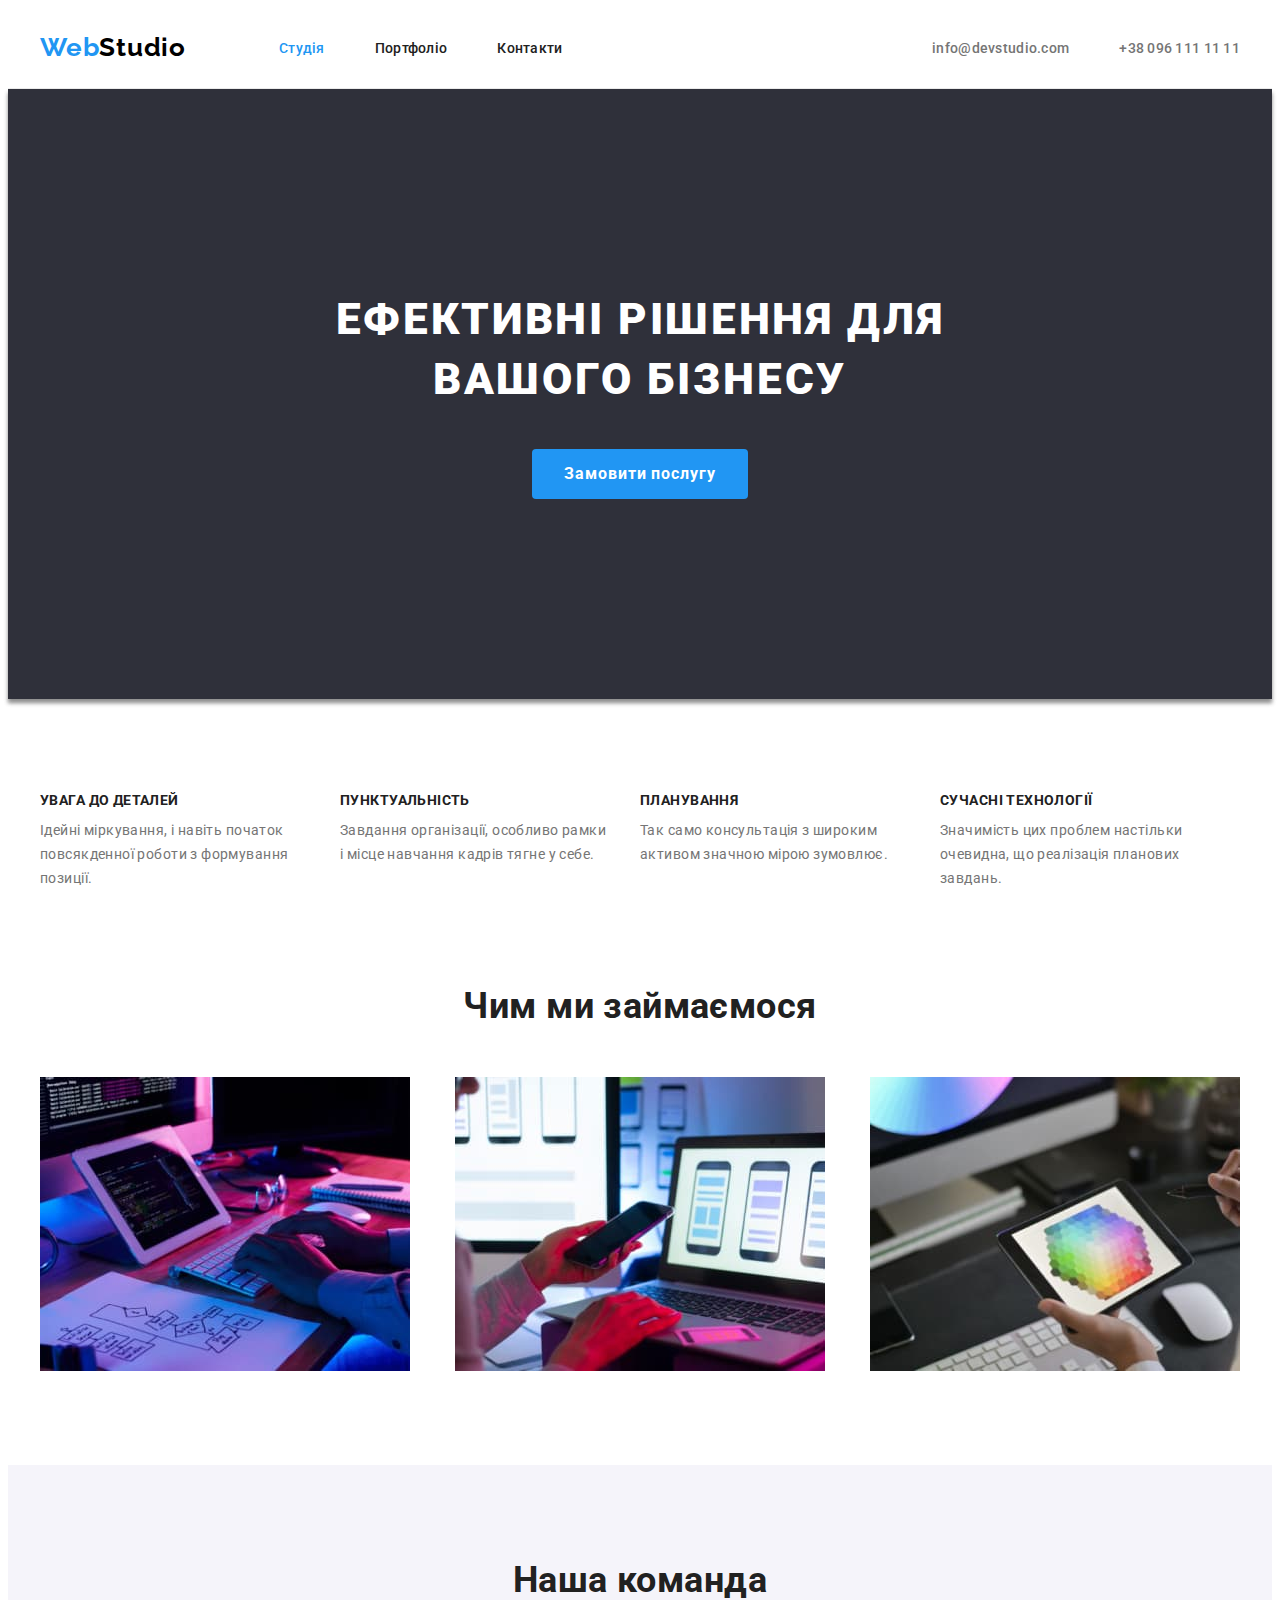
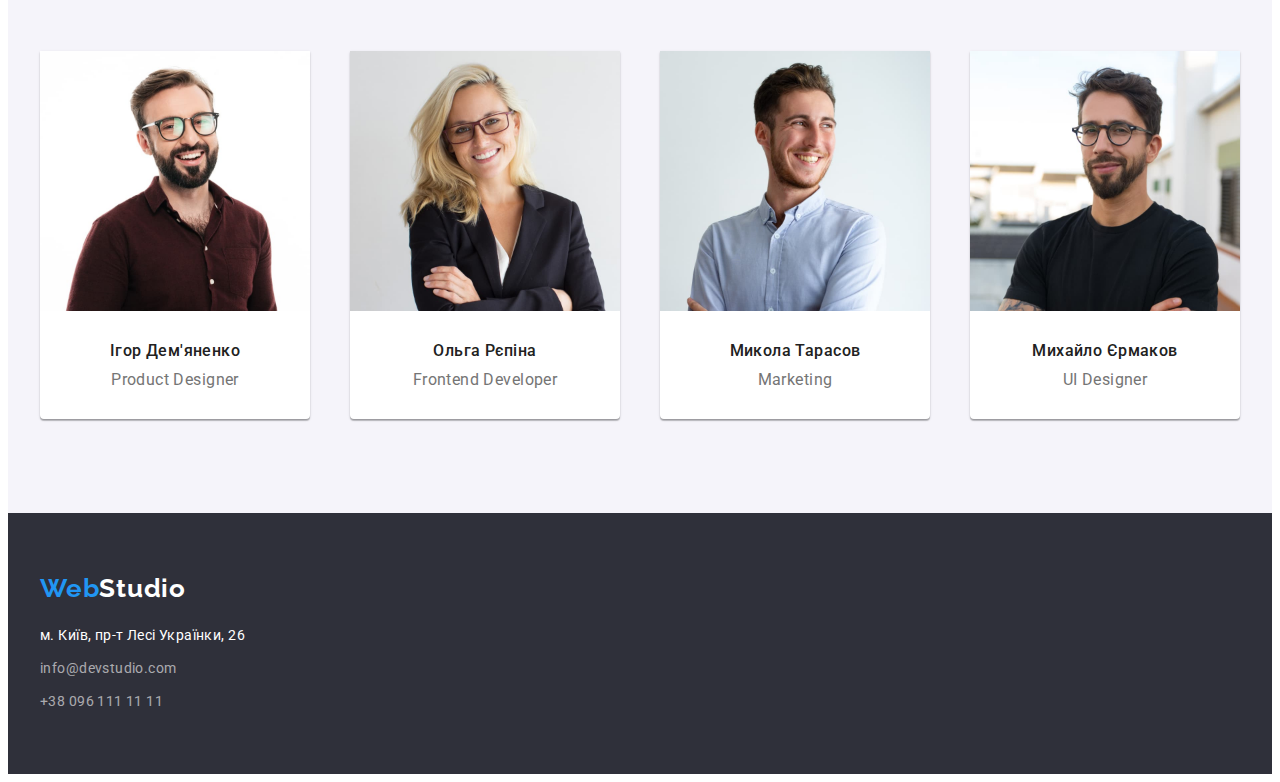
<file: index.html>
<!DOCTYPE html>
<html lang="en">
<head>
    <meta charset="UTF-8">
    <meta http-equiv="X-UA-Compatible" content="IE=edge">
    <meta name="viewport" content="width=device-width, initial-scale=1.0">
    <title>Web Studio</title>
    <link rel="preconnect" href="https://fonts.googleapis.com">
    <link rel="preconnect" href="https://fonts.gstatic.com" crossorigin>
    <link href="https://fonts.googleapis.com/css2?family=Raleway:wght@700&family=Roboto:wght@400;500;700;900&display=swap"
          rel="stylesheet">
    <link rel="stylesheet" href="https://cdnjs.cloudflare.com/ajax/libs/modern-normalize/1.1.0/modern-normalize.min.css"
        integrity="sha512-wpPYUAdjBVSE4KJnH1VR1HeZfpl1ub8YT/NKx4PuQ5NmX2tKuGu6U/JRp5y+Y8XG2tV+wKQpNHVUX03MfMFn9Q=="
        crossorigin="anonymous" referrerpolicy="no-referrer" />
    <link rel="stylesheet" href="./css/styles.css">
</head>
<body>

    <!-- HEADER -->
    <header class="page-header">
        <div class="container flex">
        <nav>
            <ul class="nav">
                <li class="item-logo"><a href="index.html" class="logo"><span class="logo-part">Web</span>Studio</a></li>
                <li class="item"><a href="./index.html" class="link current">Студія</a></li>
                <li class="item"><a href="./portfolio.html" class="link">Портфоліо</a></li>
                <li class="item"><a href="" class="link">Контакти</a></li>
            </ul>
        </nav>
        <ul class="contacts">
            <li class="item"><a href="mailto:info@devstudio.com" class="link">info@devstudio.com</a></li>
            <li class="item"><a href="tel:+380961111111" class="link">+38 096 111 11 11</a></li>
        </ul>
    </div>
    </header>
    <main>
        <!-- HERO -->
        <section class="hero">
            <div class="container-hero-title">
                <h1 class="hero-title">Ефективні рішення для вашого бізнесу</h1>
                <button class="hero-button" type="button">Замовити послугу</button>
            </div>     
        </section>

        <!-- ОСОБЛИВОСТІ -->
        <section class="features section">
            <div class="container">
                <h2 class="visually-hidden">Особливості</h2>
                <ul class="features-list">
                    <li class="feature">
                        <h3 class="feature-title">УВАГА ДО ДЕТАЛЕЙ</h3>
                        <p>Ідейні міркування, і навіть початок повсякденної роботи з формування позиції.</p>
                    </li>
                    <li class="feature">
                        <h3 class="feature-title">ПУНКТУАЛЬНІСТЬ</h3>
                        <p>Завдання організації, особливо рамки і місце навчання кадрів тягне у себе.</p>
                    </li>
                    <li class="feature">
                        <h3 class="feature-title">ПЛАНУВАННЯ</h3>
                        <p>Так само консультація з широким активом значною мірою зумовлює.</p>
                    </li>
                    <li class="feature">
                        <h3 class="feature-title">СУЧАСНІ ТЕХНОЛОГІЇ</h3>
                        <p>Значимість цих проблем настільки очевидна, що реалізація планових завдань.</p>
                    </li>
                </ul>
            </div>
            
        </section>

        <!-- ЧИМ МИ ЗАЙМАЄМОСЯ -->
        <section class="boxes section">
            <div class="container">
                <h2 class="boxes-title">Чим ми займаємося</h2>
                <ul class="boxes-list">
                    <li class="item">
                        <img class="box-picture" src="./images/whatwedo01.jpg" alt="Десктопні додатки" width="370" height="294">
                    </li>
                    <li class="item">
                        <img class="box-picture" src="./images/whatwedo02.jpg" alt="Мобільні додатки" width="370" height="294">
                    </li>
                    <li class="item">
                        <img class="box-picture" src="./images/whatwedo03.jpg" alt="Дизайнерські рішення" width="370" height="294">
                    </li>
                </ul>
            </div>
        </section>

        <!-- НАША КОМАНДА -->
        <section class="team section">
            <div class="container">
                <h2 class="title-next">Наша команда</h2>
                <ul class="team-list">
                    <li class="team-card">
                        <img src="./images/ourteam1-demjanenko.jpg" alt="Ігор Дем'яненко" width="270" height="260">
                        <div class="team-text">
                            <h3 class="team-title">Ігор Дем'яненко</h3>
                            <p>Product Designer</p>
                        </div>
                    </li>
                    <li class="team-card">
                        <img src="./images/ourteam2-repina.jpg" alt="Ольга Рєпіна" width="270" height="260">
                        <div class="team-text">
                            <h3 class="team-title">Ольга Рєпіна</h3>
                            <p>Frontend Developer</p>
                        </div>
                    </li>
                    <li class="team-card">
                        <img src="./images/ourteam3-tarasov.jpg" alt="Микола Тарасов" width="270" height="260">
                        <div class="team-text">
                            <h3 class="team-title">Микола Тарасов</h3>
                            <p>Marketing</p>
                        </div>
                    </li>
                    <li class="team-card">
                        <img src="./images/ourteam4-yermakov.jpg" alt="Михайло Єрмаков" width="270" height="260">
                        <div class="team-text">
                            <h3 class="team-title">Михайло Єрмаков</h3>
                            <p>UI Designer</p>
                        </div>
                    </li>
                </ul>
            </div> 
        </section>
    </main>
    <!-- FOOTER -->
    <footer class="foot">
        <div class="container">
            <a href="index.html" class="logo-foot"><span class="logo-part">Web</span>Studio</a>
            <address>
                <ul class="adress-list">
                    <li class="adress-item"><a href="https://goo.gl/maps/ySmGjcdxqGTYYULQ9" class="adress-map" target="_blank"
                            rel="noreferrer noopener nofollow">м. Київ, пр-т Лесі Українки, 26
                        </a>
                    </li>
                    <li class="adress-item"><a href="mailto:info@devstudio.com" class="adress-link">info@devstudio.com</a></li>
                    <li class="adress-item"><a href="tel:+380961111111" class="adress-link">+38 096 111 11 11</a></li>
                </ul>
            </address>
        </div>
    </footer>
</body>
</html>
</file>
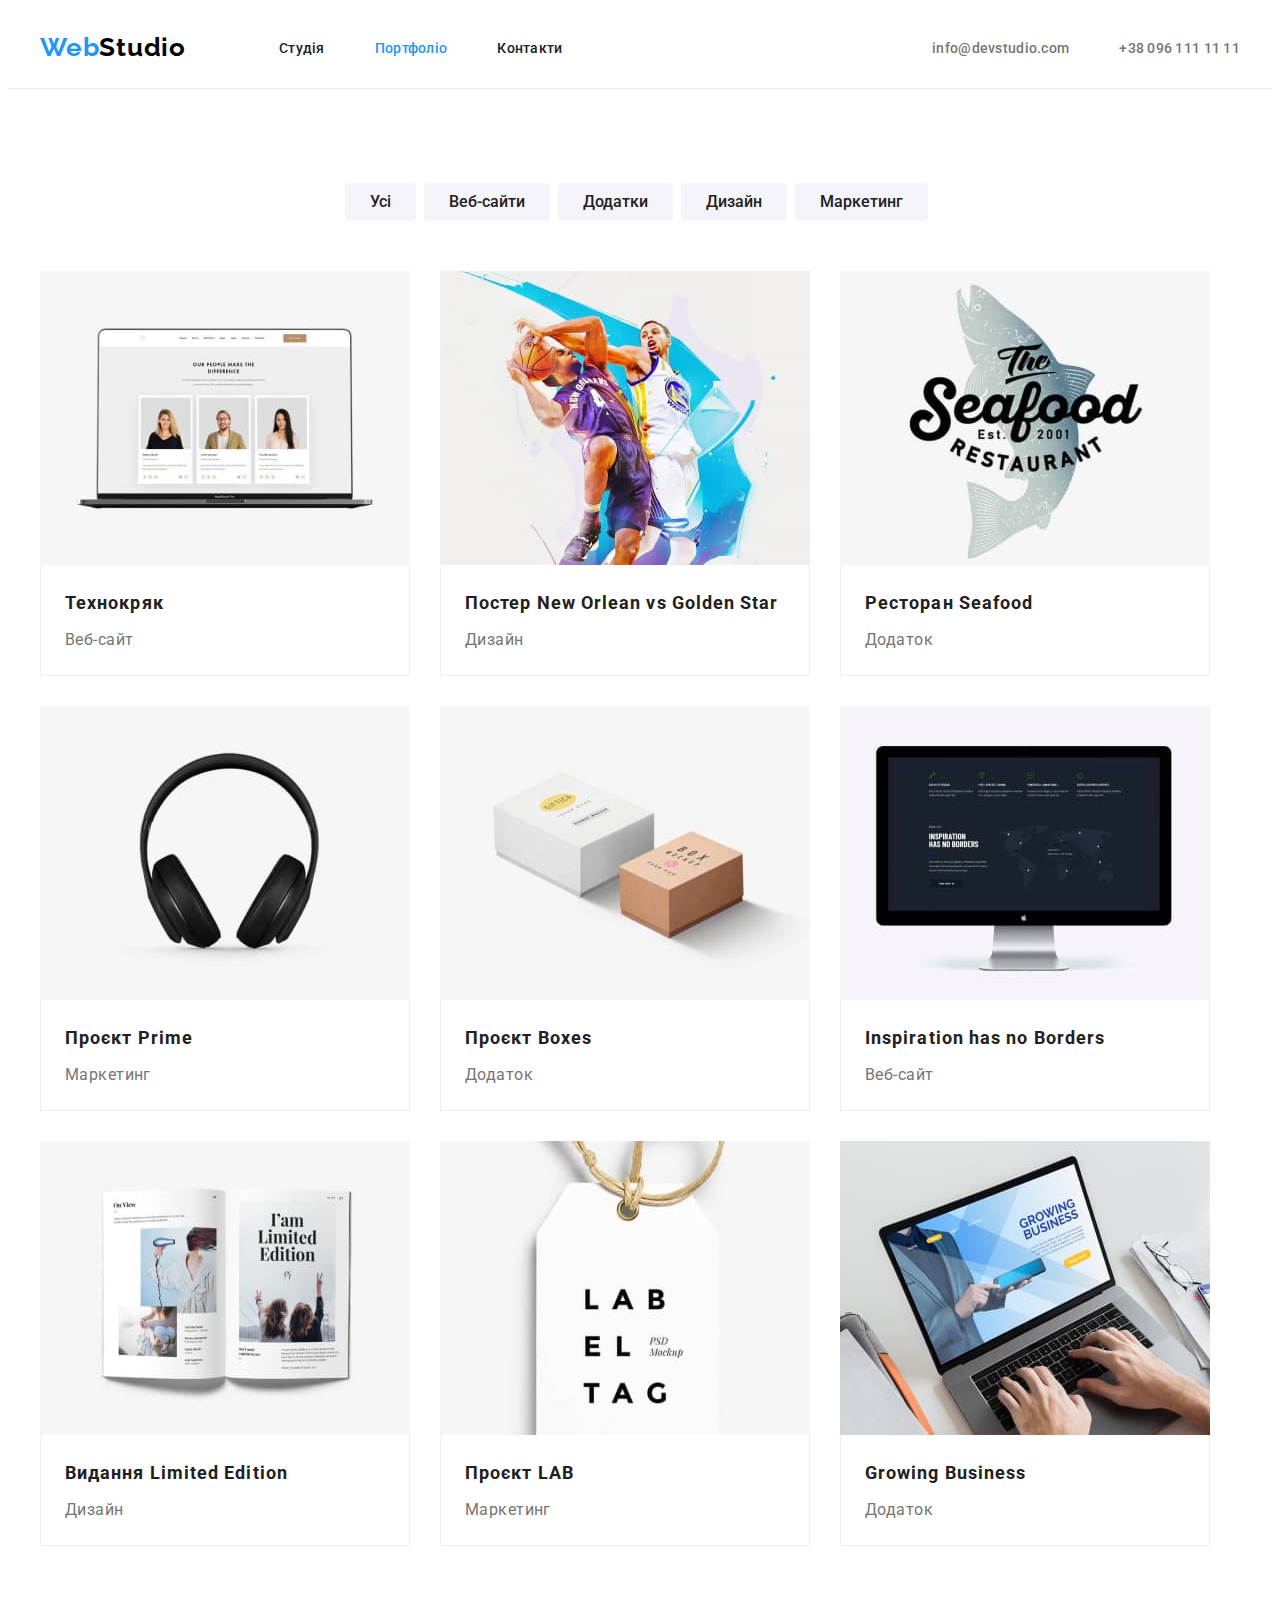
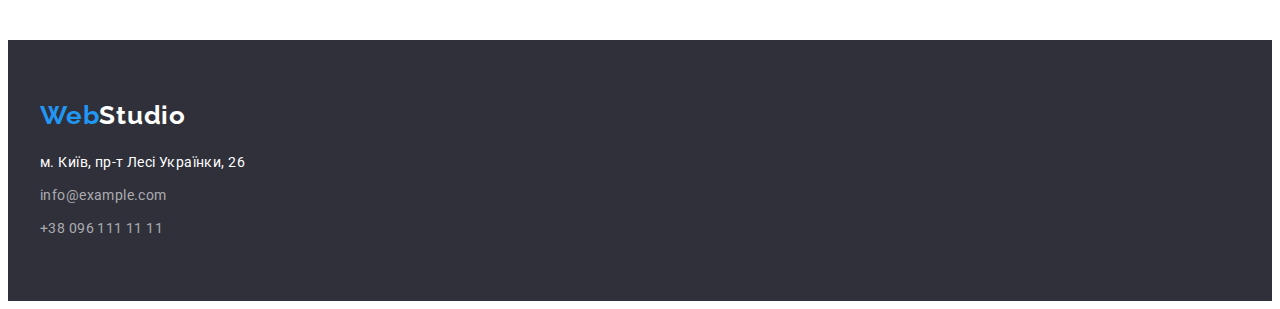
<file: portfolio.html>
<!DOCTYPE html>
<html lang="en">
<head>
    <meta charset="UTF-8">
    <meta http-equiv="X-UA-Compatible" content="IE=edge">
    <meta name="viewport" content="width=device-width, initial-scale=1.0">
    <title>Portfolio</title>
    <link rel="preconnect" href="https://fonts.googleapis.com">
    <link rel="preconnect" href="https://fonts.gstatic.com" crossorigin>
    <link href="https://fonts.googleapis.com/css2?family=Raleway:wght@700&family=Roboto:wght@400;500;700;900&display=swap"
        rel="stylesheet">
    <link rel="stylesheet" href="https://cdnjs.cloudflare.com/ajax/libs/modern-normalize/1.1.0/modern-normalize.min.css"
        integrity="sha512-wpPYUAdjBVSE4KJnH1VR1HeZfpl1ub8YT/NKx4PuQ5NmX2tKuGu6U/JRp5y+Y8XG2tV+wKQpNHVUX03MfMFn9Q=="
        crossorigin="anonymous" referrerpolicy="no-referrer" />
    <link rel="stylesheet" href="./css/styles.css">
</head>
<body>
    <!-- HEADER -->
    <header class="page-header">
        <div class="container flex">
            <nav>
                <ul class="nav">
                    <li class="item-logo"><a href="index.html" class="logo"><span class="logo-part">Web</span>Studio</a>
                    </li>
                    <li class="item"><a href="./index.html" class="link">Студія</a></li>
                    <li class="item"><a href="./portfolio.html" class="link current">Портфоліо</a></li>
                    <li class="item"><a href="" class="link">Контакти</a></li>
                </ul>
            </nav>
            <ul class="contacts">
                <li class="item"><a href="mailto:info@devstudio.com" class="link">info@devstudio.com</a></li>
                <li class="item"><a href="tel:+380961111111" class="link">+38 096 111 11 11</a></li>
            </ul>
        </div>
    </header>
    <main>
        <!-- ФІЛЬТР КНОПОК -->
        <section class="port section">
            <div class="container">
                <h1 class="visually-hidden">Портфоліо</h1>
                <ul class="port-buttons">
                    <li><button class="filter-button" type="button">Усі</button></li>
                    <li><button class="filter-button" type="button">Веб-сайти</button></li>
                    <li><button class="filter-button" type="button">Додатки</button></li>
                    <li><button class="filter-button" type="button">Дизайн</button></li>
                    <li><button class="filter-button" type="button">Маркетинг</button></li>
                </ul>
                <ul class="port-filter">
                    <li class="port-card">
                        <a href="#" class="port-card-web">
                            <img src="./images/portfolio/technokrjak.jpg" alt="Зображення сторінки інтернета" width="370" height="294">
                            <div class="card-text">
                                <h2 class="port-filter-title">Технокряк</h2>
                                <p>Веб-сайт</p>
                            </div>
                        </a>
                    </li>
                    <li class="port-card">
                        <a href="#" class="port-card-design">
                            <img src="./images/portfolio/basketball.jpg" alt="Баскетболісти з м'ячем" width="370" height="294">
                            <div class="card-text">
                                <h2 class="port-filter-title">Постер New Orlean vs Golden Star</h2>
                                <p>Дизайн</p>
                            </div>
                        </a>
                    </li>
                    <li class="port-card">
                        <a href="#" class="port-card-app">
                            <img src="./images/portfolio/seafood.jpg" alt="Логотип рибного ресторану" width="370" height="294">
                            <div class="card-text">
                                <h2 class="port-filter-title">Ресторан Seafood</h2>
                                <p>Додаток</p>
                            </div>
                        </a>
                    </li>
                    <li class="port-card">
                        <a href="#" class="port-card-market">
                            <img src="./images/portfolio/prime.jpg" alt="Навушники" width="370" height="294">
                                <div class="card-text">
                                <h2 class="port-filter-title">Проєкт Prime</h2>
                                <p>Маркетинг</p>
                            </div>
                        </a>
                    </li>
                    <li class="port-card">
                        <a href="#" class="port-card-app">
                            <img src="./images/portfolio/boxes.jpg" alt="Дві коробки" width="370" height="294">
                            <div class="card-text">
                                <h2 class="port-filter-title">Проєкт Boxes</h2>
                                <p>Додаток</p>
                            </div>
                        </a>
                    </li>
                    <li class="port-card">
                        <a href="#" class="port-card-web">
                            <img src="./images/portfolio/inspiration.jpg" alt="Монітор" width="370" height="294">
                            <div class="card-text">
                                <h2 class="port-filter-title">Inspiration has no Borders</h2>
                                <p>Веб-сайт</p>
                            </div>     
                        </a>
                    </li>
                    <li class="port-card">
                        <a href="#" class="port-card-design">
                            <img src="./images/portfolio/limited.jpg" alt="Журнал на сторінці з заголовком I'm limited edition"
                                width="370" height="294">
                            <div class="card-text">
                                <h2 class="port-filter-title">Видання Limited Edition</h2>
                                <p>Дизайн</p>
                            </div>
                        </a>
                    </li>
                    <li class="port-card">
                        <a href="#" class="port-card-market">
                            <img src="./images/portfolio/lab.jpg" alt="Label TAG" width="370" height="294">
                            <div class="card-text">
                                <h2 class="port-filter-title">Проєкт LAB</h2>
                                <p>Маркетинг</p>
                            </div>
                        </a>
                    </li>
                    <li class="port-card">
                        <a href="#" class="port-card-app">
                            <img src="./images/portfolio/business.jpg" alt="Фото лептопа з надписом Growing Business на мониторі"
                                width="370" height="294">
                            <div class="card-text">
                                <h2 class="port-filter-title">Growing Business</h2>
                                <p>Додаток</p>
                            </div>
                        </a>
                    </li>
                </ul>
            </div>
        </section>
    </main>
        <!-- FOOTER -->
        <footer class="foot">
            <div class="container">
                <a href="index.html" class="logo-foot"><span class="logo-part">Web</span>Studio</a>
                <address>
                    <ul class="adress-list">
                        <li class="adress-item"><a href="https://goo.gl/maps/ySmGjcdxqGTYYULQ9" class="adress-map"
                                target="_blank" rel="noreferrer noopener nofollow">м. Київ, пр-т Лесі Українки, 26
                            </a>
                        </li>
                        <li class="adress-item"><a href="mailto:info@example.com" class="adress-link">info@example.com</a>
                        </li>
                        <li class="adress-item"><a href="tel:+380961111111" class="adress-link">+38 096 111 11 11</a></li>
                    </ul>
                </address>
            </div>
        </footer>
</body>
</html>
</file>
<file: css/styles.css>
/* колір тексту основний білий                    - #FFFFFF */
/* колір заголовків h2/h3                         - #212121 */
/* колір чорного в логотипі                       - #000000 */
/* колір вторинного (а абзацах) тексту            - #757575 */
/* колір фону кнопки, у лого та блакитного тексту - #2196F3 */
/* колір фону активної кнопки                     - #188CE8 */
/* колір фона основний білий                      - #F5F5F5 */
/* колір фона вторинний сірий                     - #F5F4FA */
/* колір фона HERO                                - #2F303A */
/* колір фона (background) вторичный              - #f5f5f5 */
/* колір фона (background) на картках             - #ffffff */

:root {
    --primary-text-color: #757575;
    --title-text-color: #212121;
    --title-hero-color: #FFFFFF;
    --title-hero-background-color: #2F303A;
    --secondary-text-color: #FFFFFF;
    --third-text-color: #2196F3;
    --button-active-background: #188CE8;
    --primary-background-color: #F5F5F5;
    --secondary-backgroung-color: #F5F4FA;
    --background-card-color: #FFFFFF;
    }

body {
  color: var(--primary-text-color);
  font-family: 'Roboto', sans-serif;
  font-size: 14px;
  letter-spacing: 0.03em;
}

.container {
  width: 1200px;
  padding: 0 15px;
  margin: 0 auto;
    /* outline: 1px solid tomato; */
}

.flex {
  display: flex;
  align-items: center;
}

h2, h3, p, ul {
  margin-top: 0;
  margin-bottom: 0px;
  padding-inline-start: 0px;
}

.section {
  padding: 94px 0;
}

img {
    display: block;
    max-width: 100%;
    height: auto;
}

/* HEADER */
.page-header {
  border-bottom: 1px solid #ECECEC;
}
/* LOGO */
.nav .logo {
  display: inline-block;
  font-family: 'Raleway';
  font-weight: 700;
  font-size: 26px;
  line-height: 1.192;
  color: #000000;
  text-decoration: none;
  letter-spacing: 0.03em;
  padding-top: 24px;
  padding-bottom: 25px;
}
.logo-part {
  color: var(--third-text-color);
}

/* NAVIGATIONS */
.nav .link {
  display: block;
  padding-top: 32px;
  padding-bottom: 32px;
  color: var(--title-text-color);
  font-weight: 500;
  line-height: 1.143;
  letter-spacing: 0.02em;
  text-decoration: none;
}

.nav .link.current {
    color: var(--third-text-color);
}

.nav .link:hover,
.nav .link:focus {
  color: var(--third-text-color);
}

.nav {
  display: flex;
  margin-top: 0;
  margin-bottom: 0;
  list-style: none;
}

.item-logo {
  margin-right: 93px;
}

.nav .item:not(:last-child) {
  margin-right: 50px;
}

/* CONTACTS */
.contacts {
  display: flex;
  margin-top: 0;
  margin-bottom: 0;
  margin-left: auto;
  list-style: none;
  font-weight: 500;
  line-height: 1.143;
  letter-spacing: 0.02em;
}

.contacts .item + .item {
  margin-left: 50px;
}

.contacts .link {
  display: block;
  padding-top: 32px;
  padding-bottom: 32px;
  color: var(--primary-text-color);
  text-decoration: none;
}

.contacts .link:hover,
.contacts .link:focus {
  color: var(--third-text-color);
}

/* HERO */
.hero {
  text-align: center;
  background-color: var(--title-hero-background-color);
  box-shadow: 0px 4px 4px rgba(0, 0, 0, 0.25), 0px 4px 4px rgba(0, 0, 0, 0.25);
  padding-top: 200px;
  padding-bottom: 200px;
    
}

.container-hero-title {
  width: 696px;
  margin: 0 auto;
  align-items: center;
    /* outline: 1px solid tomato; */
}

.hero-title {
  font-weight: 900;
  font-size: 44px;
  line-height: 1.364;
  color: var(--title-hero-color);
  text-align: center;
  letter-spacing: 0.06em;
  text-transform: uppercase;
  margin-top: 0;
  margin-bottom: 0px;
  padding-bottom: 40px;
}

.hero-button {
  display: inline-block;
  font-family: 'Roboto', sans-serif;
  font-weight: 700;
  font-size: 16px;
  line-height: 1.88;
  color: var(--secondary-text-color);
  background-color: var(--third-text-color);
  text-align: center;
  align-items: center;
  letter-spacing: 0.06em;
  cursor: pointer;
  border: none;
  border-radius: 4px;
  padding: 10px 32px;
  min-width: 216px;
}

.hero-button:hover,
.hero-button:focus {
  background-color: var(--button-active-background);
}

/* СТИЛЬ ДЛЯ ЗАГОЛОВКІВ H2 */
.title-next {
  font-weight: 700;
  font-size: 36px;
  line-height: 1.17;
  text-align: center;
  color: var(--title-text-color);
  margin-bottom: 50px;
}

/* ОСОБЛИВОСТІ */
.visually-hidden {
  position: absolute;
  width: 1px;
  height: 1px;
  margin: -1px;
  border: 0;
  padding: 0;
  white-space: nowrap;
  clip-path: inset(100%);
  clip: rect(0 0 0 0);
  overflow: hidden;
}
.features {
  line-height: 1.71;

}
.features-list {
    list-style: none;
    display: flex;
}

.feature {
  width: 270px;
  margin-right: 30px;
}

.feature:nth-child(4) {
  margin-right: 0;
}

.feature-title {
    font-weight: 700;
    font-size: 14px;
    line-height: 1.14;
    text-transform: uppercase;
    color: var(--title-text-color);
    margin-bottom: 10px;
}

/* ЧИМ МИ ЗАЙМАЄМОСЯ */
.boxes {
  padding-top: 0;
}
.boxes-title {
  font-weight: 700;
  font-size: 36px;
  line-height: 1.17;
  text-align: center;
  color: var(--title-text-color);
  margin-bottom: 50px;
}

.boxes-list {
  display: flex;
  list-style: none;
  justify-content: space-between;
}

  /* НАША КОМАНДА */
  .team {
    background-color: var(--secondary-backgroung-color);
  }

  .team-list {
    display: flex;
    justify-content: space-between;
    list-style: none;
  }

  .team-card {
    background-color: var(--background-card-color);
    text-align: center;
    font-size: 16px;
    line-height: 1.19;
    box-shadow: 0px 1px 3px rgba(0, 0, 0, 0.12), 0px 1px 1px rgba(0, 0, 0, 0.14), 0px 2px 1px rgba(0, 0, 0, 0.2);
    border-radius: 0px 0px 4px 4px;
  }

  .team-title {
    margin-bottom: 10px;
    font-weight: 500;
    font-size: 16px;
    line-height: 1.19;
    color: var(--title-text-color);
  }

  .team-text {
    padding: 30px 10px;
  }
  
  /* FOOTER */
  .foot {
    padding: 60px 0;
    background-color: var(--title-hero-background-color);
  }

  .logo-foot {
    display: inline-block;
    font-family: 'Raleway';
    font-weight: 700;
    font-size: 26px;
    line-height: 1.192;
    color: var(--secondary-text-color);
    text-decoration: none;
    letter-spacing: 0.03em;
    margin-bottom: 20px;
  }

  .adress-list {
    list-style: none;
    font-style: normal;
    line-height: 1.71;
  }

  .adress-item:nth-child(-n + 2) {
    margin-bottom: 9px;
  }

  .adress-map {
    color: var(--secondary-text-color);
    text-decoration: none;
  }
  .adress-link {
    color: rgba(255, 255, 255, 0.6);
    text-decoration: none;
  }
  .adress-map:hover,
  .adress-map:focus {
    color: var(--third-text-color);
  }
  .adress-link:hover,
  .adress-link:focus {
    color: var(--third-text-color);
  }

  /* FILTER BUTTONS */
  .port-buttons {
    display: flex;
    justify-content: center;
    margin-bottom: 50px;
    font-weight: 700;
    list-style: none;
  }

  .filter-button {
    font-family: 'Roboto', sans-serif;
    font-weight: 500;
    font-size: 16px;
    line-height: 1.625;
    text-align: center;
    color: var(--title-text-color);
    background-color: var(--secondary-backgroung-color);
    cursor: pointer;
    border: none;
    border-radius: 4px;
    padding: 6px 25px;
    display: inline-block;
  }

   .filter-button:last-child {
        margin-right: 8px;
  }

  .filter-button:hover,
  .filter-button:focus,
  .filter-button:active {
    color: var(--title-hero-color);
    background-color: var(--third-text-color);
  }

  /* PORTFOLIO */
  .port-filter {
    display: flex;
    flex-wrap: wrap;
    list-style: none;
  }

  .port-filter-title {
    font-weight: 700;
    font-size: 18px;
    line-height: 2;
    letter-spacing: 0.06em;
    color: var(--title-text-color);
    margin-bottom: 4px;
  }
  
  .port-card {
    width: 370px;
    font-size: 0;
    margin-right: 30px;
    margin-bottom: 30px;
    background-color: var(--background-card-color);
  }

  .port-card:nth-child(3n) {
    margin-right: 0;
  }

  .port-card:nth-last-child(-n + 3) {
    margin-bottom: 0;
  }

  .card-text {
    padding: 20px 24px;
    border-width: 0px 1px 1px 1px;
    border-color: #EEEEEE;
    border-style: solid;
  }

  .port-card-web {
    text-decoration: none;
    color: var(--primary-text-color);
    font-size: 16px;
    line-height: 1.875;
  }
  .port-card-design {
    text-decoration: none;
    color: var(--primary-text-color);
    font-size: 16px;
    line-height: 1.875;
  }
  .port-card-app {
    text-decoration: none;
    color: var(--primary-text-color);
    font-size: 16px;
    line-height: 1.875;
  }
  .port-card-market {
    text-decoration: none;
    color: var(--primary-text-color);
    font-size: 16px;
    line-height: 1.875;
  }
</file>
